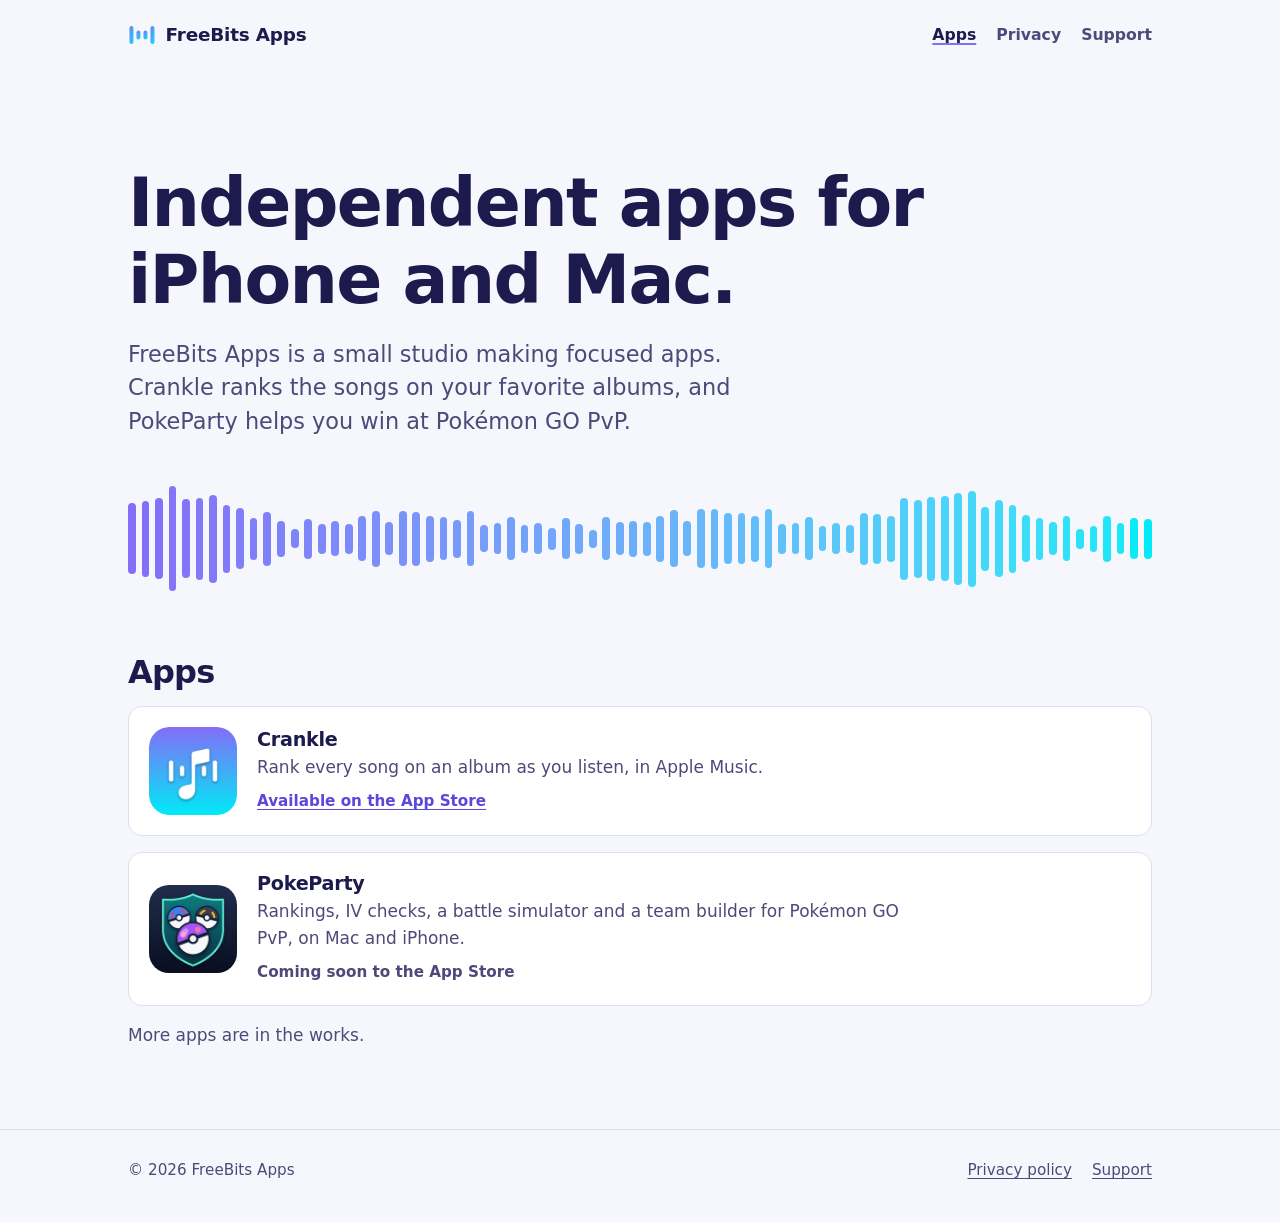
<file: index.html>
<!doctype html>
<html lang="en">
<head>
  <meta charset="utf-8">
  <meta name="viewport" content="width=device-width, initial-scale=1">
  <title>FreeBits Apps</title>
  <meta name="description" content="FreeBits Apps is an independent studio making iPhone and Mac apps. Our apps include Crankle, which ranks the songs on an album as you listen, and PokeParty, a Pokémon GO PvP companion.">
  <meta name="theme-color" content="#846ef8">
  <link rel="icon" type="image/svg+xml" href="assets/icon.svg">
  <link rel="icon" type="image/png" sizes="32x32" href="assets/favicon-32.png">
  <link rel="apple-touch-icon" href="assets/apple-touch-icon.png">
  <link rel="stylesheet" href="assets/style.css">
</head>
<body>
  <header class="site-header">
    <div class="wrap">
      <a class="brand" href="./">
        <svg viewBox="0 0 27 20" aria-hidden="true"><defs><linearGradient id="bm" x1="0" y1="0" x2="1" y2="1"><stop offset="0" stop-color="#846ef8"/><stop offset="1" stop-color="#00ebf7"/></linearGradient></defs><rect x="1" y="1" width="4" height="18" rx="2" fill="url(#bm)"/><rect x="8" y="5.5" width="4" height="9" rx="2" fill="url(#bm)"/><rect x="15" y="5.5" width="4" height="9" rx="2" fill="url(#bm)"/><rect x="22" y="1" width="4" height="18" rx="2" fill="url(#bm)"/></svg>
        FreeBits Apps
      </a>
      <nav class="site-nav" aria-label="Main">
        <a href="./" aria-current="page">Apps</a>
        <a href="privacy/">Privacy</a>
        <a href="support/">Support</a>
      </nav>
    </div>
  </header>

  <main>
    <div class="wrap">
      <section class="hero">
        <h1>Independent apps for iPhone and Mac.</h1>
        <p class="lede">FreeBits Apps is a small studio making focused apps. Crankle ranks the songs on your favorite albums, and PokeParty helps you win at Pokémon GO PvP.</p>
        <div class="wave" aria-hidden="true">
          <i style="--h:71px;--t:0;--n:0"></i>
          <i style="--h:76px;--t:1;--n:1"></i>
          <i style="--h:81px;--t:3;--n:2"></i>
          <i style="--h:105px;--t:4;--n:3"></i>
          <i style="--h:79px;--t:5;--n:4"></i>
          <i style="--h:82px;--t:7;--n:5"></i>
          <i style="--h:88px;--t:8;--n:6"></i>
          <i style="--h:68px;--t:9;--n:7"></i>
          <i style="--h:61px;--t:11;--n:8"></i>
          <i style="--h:42px;--t:12;--n:9"></i>
          <i style="--h:54px;--t:13;--n:10"></i>
          <i style="--h:36px;--t:15;--n:11"></i>
          <i style="--h:19px;--t:16;--n:12"></i>
          <i style="--h:40px;--t:17;--n:13"></i>
          <i style="--h:30px;--t:19;--n:14"></i>
          <i style="--h:35px;--t:20;--n:15"></i>
          <i style="--h:30px;--t:21;--n:16"></i>
          <i style="--h:45px;--t:23;--n:17"></i>
          <i style="--h:56px;--t:24;--n:18"></i>
          <i style="--h:33px;--t:25;--n:19"></i>
          <i style="--h:55px;--t:27;--n:20"></i>
          <i style="--h:54px;--t:28;--n:21"></i>
          <i style="--h:46px;--t:29;--n:22"></i>
          <i style="--h:43px;--t:31;--n:23"></i>
          <i style="--h:38px;--t:32;--n:24"></i>
          <i style="--h:55px;--t:33;--n:25"></i>
          <i style="--h:27px;--t:35;--n:26"></i>
          <i style="--h:31px;--t:36;--n:27"></i>
          <i style="--h:43px;--t:37;--n:28"></i>
          <i style="--h:28px;--t:39;--n:29"></i>
          <i style="--h:31px;--t:40;--n:30"></i>
          <i style="--h:22px;--t:41;--n:31"></i>
          <i style="--h:41px;--t:43;--n:32"></i>
          <i style="--h:30px;--t:44;--n:33"></i>
          <i style="--h:18px;--t:45;--n:34"></i>
          <i style="--h:43px;--t:47;--n:35"></i>
          <i style="--h:33px;--t:48;--n:36"></i>
          <i style="--h:36px;--t:49;--n:37"></i>
          <i style="--h:34px;--t:51;--n:38"></i>
          <i style="--h:46px;--t:52;--n:39"></i>
          <i style="--h:57px;--t:53;--n:40"></i>
          <i style="--h:35px;--t:55;--n:41"></i>
          <i style="--h:59px;--t:56;--n:42"></i>
          <i style="--h:60px;--t:57;--n:43"></i>
          <i style="--h:51px;--t:59;--n:44"></i>
          <i style="--h:51px;--t:60;--n:45"></i>
          <i style="--h:46px;--t:61;--n:46"></i>
          <i style="--h:59px;--t:63;--n:47"></i>
          <i style="--h:30px;--t:64;--n:48"></i>
          <i style="--h:31px;--t:65;--n:49"></i>
          <i style="--h:43px;--t:67;--n:50"></i>
          <i style="--h:25px;--t:68;--n:51"></i>
          <i style="--h:31px;--t:69;--n:52"></i>
          <i style="--h:28px;--t:71;--n:53"></i>
          <i style="--h:52px;--t:72;--n:54"></i>
          <i style="--h:50px;--t:73;--n:55"></i>
          <i style="--h:46px;--t:75;--n:56"></i>
          <i style="--h:82px;--t:76;--n:57"></i>
          <i style="--h:78px;--t:77;--n:58"></i>
          <i style="--h:84px;--t:79;--n:59"></i>
          <i style="--h:85px;--t:80;--n:60"></i>
          <i style="--h:92px;--t:81;--n:61"></i>
          <i style="--h:96px;--t:83;--n:62"></i>
          <i style="--h:64px;--t:84;--n:63"></i>
          <i style="--h:77px;--t:85;--n:64"></i>
          <i style="--h:68px;--t:87;--n:65"></i>
          <i style="--h:47px;--t:88;--n:66"></i>
          <i style="--h:42px;--t:89;--n:67"></i>
          <i style="--h:33px;--t:91;--n:68"></i>
          <i style="--h:45px;--t:92;--n:69"></i>
          <i style="--h:20px;--t:93;--n:70"></i>
          <i style="--h:26px;--t:95;--n:71"></i>
          <i style="--h:46px;--t:96;--n:72"></i>
          <i style="--h:31px;--t:97;--n:73"></i>
          <i style="--h:41px;--t:99;--n:74"></i>
          <i style="--h:40px;--t:100;--n:75"></i>
        </div>
      </section>

      <section id="apps" aria-labelledby="apps-title">
        <h2 id="apps-title">Apps</h2>
        <ul class="apps">
          <!-- To add a new app, copy this <li> and change the name, icon, text and link. -->
          <li class="app-row">
            <a href="crankle/" tabindex="-1" aria-hidden="true"><img src="assets/icon-192.png" width="192" height="192" alt=""></a>
            <div>
              <h3><a href="crankle/">Crankle</a></h3>
              <p>Rank every song on an album as you listen, in Apple Music.</p>
              <p class="status"><a href="https://apps.apple.com/us/app/crankle-album-ranker/id6823645500">Available on the App Store</a></p>
            </div>
          </li>
          <li class="app-row">
            <a href="pokeparty/" tabindex="-1" aria-hidden="true"><img src="assets/pokeparty-192.png" width="192" height="192" alt=""></a>
            <div>
              <h3><a href="pokeparty/">PokeParty</a></h3>
              <p>Rankings, IV checks, a battle simulator and a team builder for Pokémon GO PvP, on Mac and iPhone.</p>
              <p class="status">Coming soon to the App Store</p>
            </div>
          </li>
        </ul>
        <p class="more">More apps are in the works.</p>
      </section>
    </div>
  </main>

  <footer class="site-footer">
    <div class="wrap">
      <span>&copy; 2026 FreeBits Apps</span>
      <nav aria-label="Footer">
        <a href="privacy/">Privacy policy</a>
        <a href="support/">Support</a>
      </nav>
    </div>
  </footer>
</body>
</html>
</file>
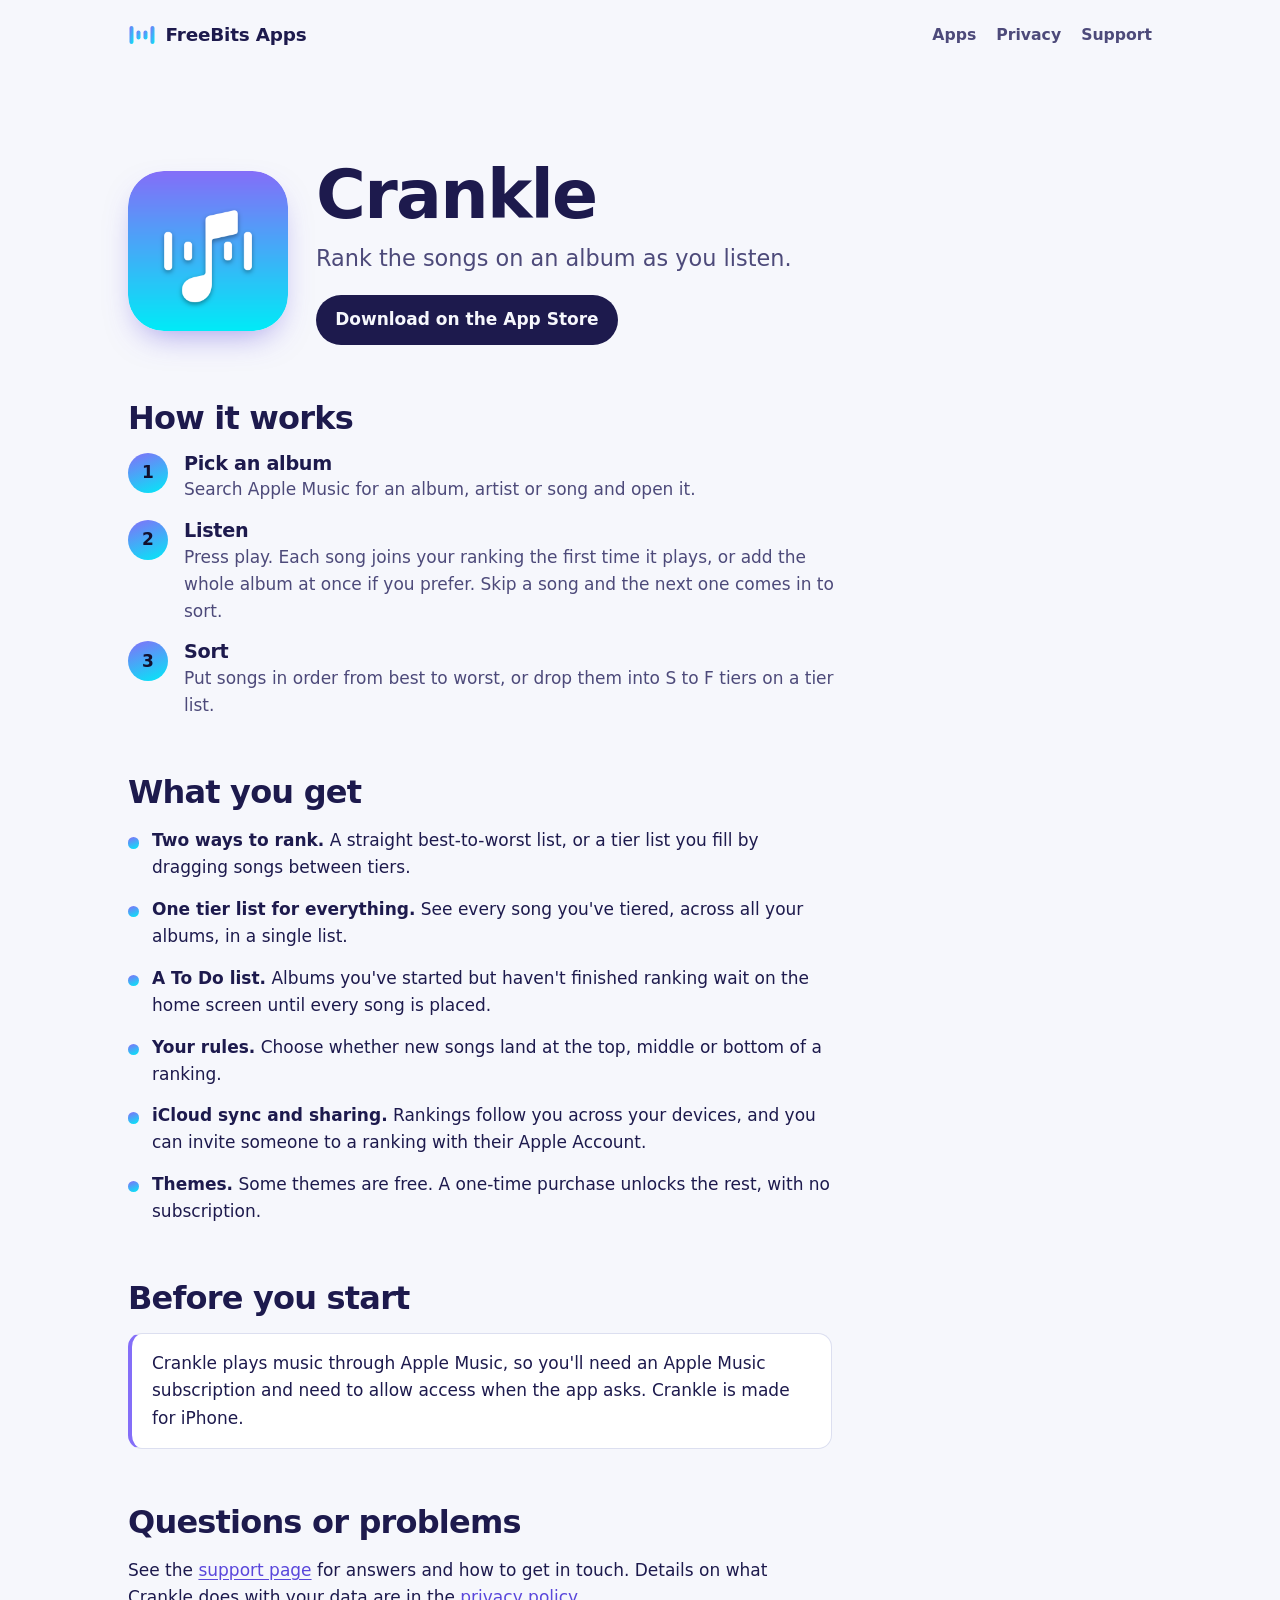
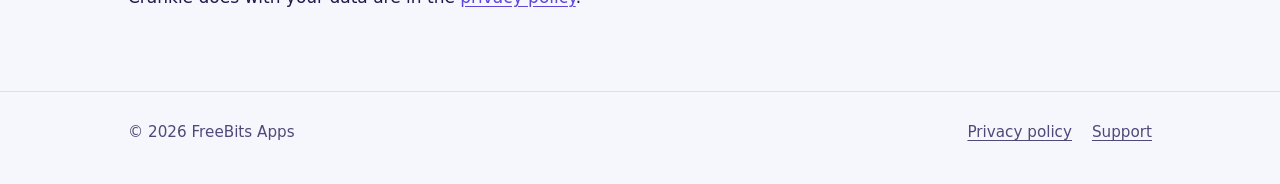
<file: crankle/index.html>
<!doctype html>
<html lang="en">
<head>
  <meta charset="utf-8">
  <meta name="viewport" content="width=device-width, initial-scale=1">
  <title>Crankle by FreeBits Apps</title>
  <meta name="description" content="Crankle is an iPhone app for ranking the songs on an album as you listen in Apple Music. Sort songs best to worst or into tiers, and sync with iCloud.">
  <meta name="theme-color" content="#846ef8">
  <link rel="icon" type="image/svg+xml" href="../assets/icon.svg">
  <link rel="icon" type="image/png" sizes="32x32" href="../assets/favicon-32.png">
  <link rel="apple-touch-icon" href="../assets/apple-touch-icon.png">
  <link rel="stylesheet" href="../assets/style.css">
</head>
<body>
  <header class="site-header">
    <div class="wrap">
      <a class="brand" href="../">
        <svg viewBox="0 0 27 20" aria-hidden="true"><defs><linearGradient id="bm" x1="0" y1="0" x2="1" y2="1"><stop offset="0" stop-color="#846ef8"/><stop offset="1" stop-color="#00ebf7"/></linearGradient></defs><rect x="1" y="1" width="4" height="18" rx="2" fill="url(#bm)"/><rect x="8" y="5.5" width="4" height="9" rx="2" fill="url(#bm)"/><rect x="15" y="5.5" width="4" height="9" rx="2" fill="url(#bm)"/><rect x="22" y="1" width="4" height="18" rx="2" fill="url(#bm)"/></svg>
        FreeBits Apps
      </a>
      <nav class="site-nav" aria-label="Main">
        <a href="../">Apps</a>
        <a href="../privacy/">Privacy</a>
        <a href="../support/">Support</a>
      </nav>
    </div>
  </header>

  <main>
    <div class="wrap">
      <section class="app-hero">
        <img src="../assets/icon-512.png" width="512" height="512" alt="Crankle app icon: a music note over sound bars on a purple-to-cyan gradient">
        <div>
          <h1>Crankle</h1>
          <p class="lede">Rank the songs on an album as you listen.</p>
          <a class="cta" href="https://apps.apple.com/us/app/crankle-album-ranker/id6823645500">Download on the App Store</a>
        </div>
      </section>

      <section aria-labelledby="how-title">
        <h2 id="how-title">How it works</h2>
        <ol class="steps">
          <li>
            <div>
              <h3>Pick an album</h3>
              <p>Search Apple Music for an album, artist or song and open it.</p>
            </div>
          </li>
          <li>
            <div>
              <h3>Listen</h3>
              <p>Press play. Each song joins your ranking the first time it plays, or add the whole album at once if you prefer. Skip a song and the next one comes in to sort.</p>
            </div>
          </li>
          <li>
            <div>
              <h3>Sort</h3>
              <p>Put songs in order from best to worst, or drop them into S to F tiers on a tier list.</p>
            </div>
          </li>
        </ol>
      </section>

      <section aria-labelledby="features-title">
        <h2 id="features-title">What you get</h2>
        <ul class="features">
          <li><strong>Two ways to rank.</strong> A straight best-to-worst list, or a tier list you fill by dragging songs between tiers.</li>
          <li><strong>One tier list for everything.</strong> See every song you've tiered, across all your albums, in a single list.</li>
          <li><strong>A To Do list.</strong> Albums you've started but haven't finished ranking wait on the home screen until every song is placed.</li>
          <li><strong>Your rules.</strong> Choose whether new songs land at the top, middle or bottom of a ranking.</li>
          <li><strong>iCloud sync and sharing.</strong> Rankings follow you across your devices, and you can invite someone to a ranking with their Apple Account.</li>
          <li><strong>Themes.</strong> Some themes are free. A one-time purchase unlocks the rest, with no subscription.</li>
        </ul>
      </section>

      <section aria-labelledby="need-title">
        <h2 id="need-title">Before you start</h2>
        <div class="callout">
          <p>Crankle plays music through Apple Music, so you'll need an Apple Music subscription and need to allow access when the app asks. Crankle is made for iPhone.</p>
        </div>
      </section>

      <section aria-labelledby="help-title">
        <h2 id="help-title">Questions or problems</h2>
        <p>See the <a href="../support/">support page</a> for answers and how to get in touch. Details on what Crankle does with your data are in the <a href="../privacy/">privacy policy</a>.</p>
      </section>
    </div>
  </main>

  <footer class="site-footer">
    <div class="wrap">
      <span>&copy; 2026 FreeBits Apps</span>
      <nav aria-label="Footer">
        <a href="../privacy/">Privacy policy</a>
        <a href="../support/">Support</a>
      </nav>
    </div>
  </footer>
</body>
</html>
</file>
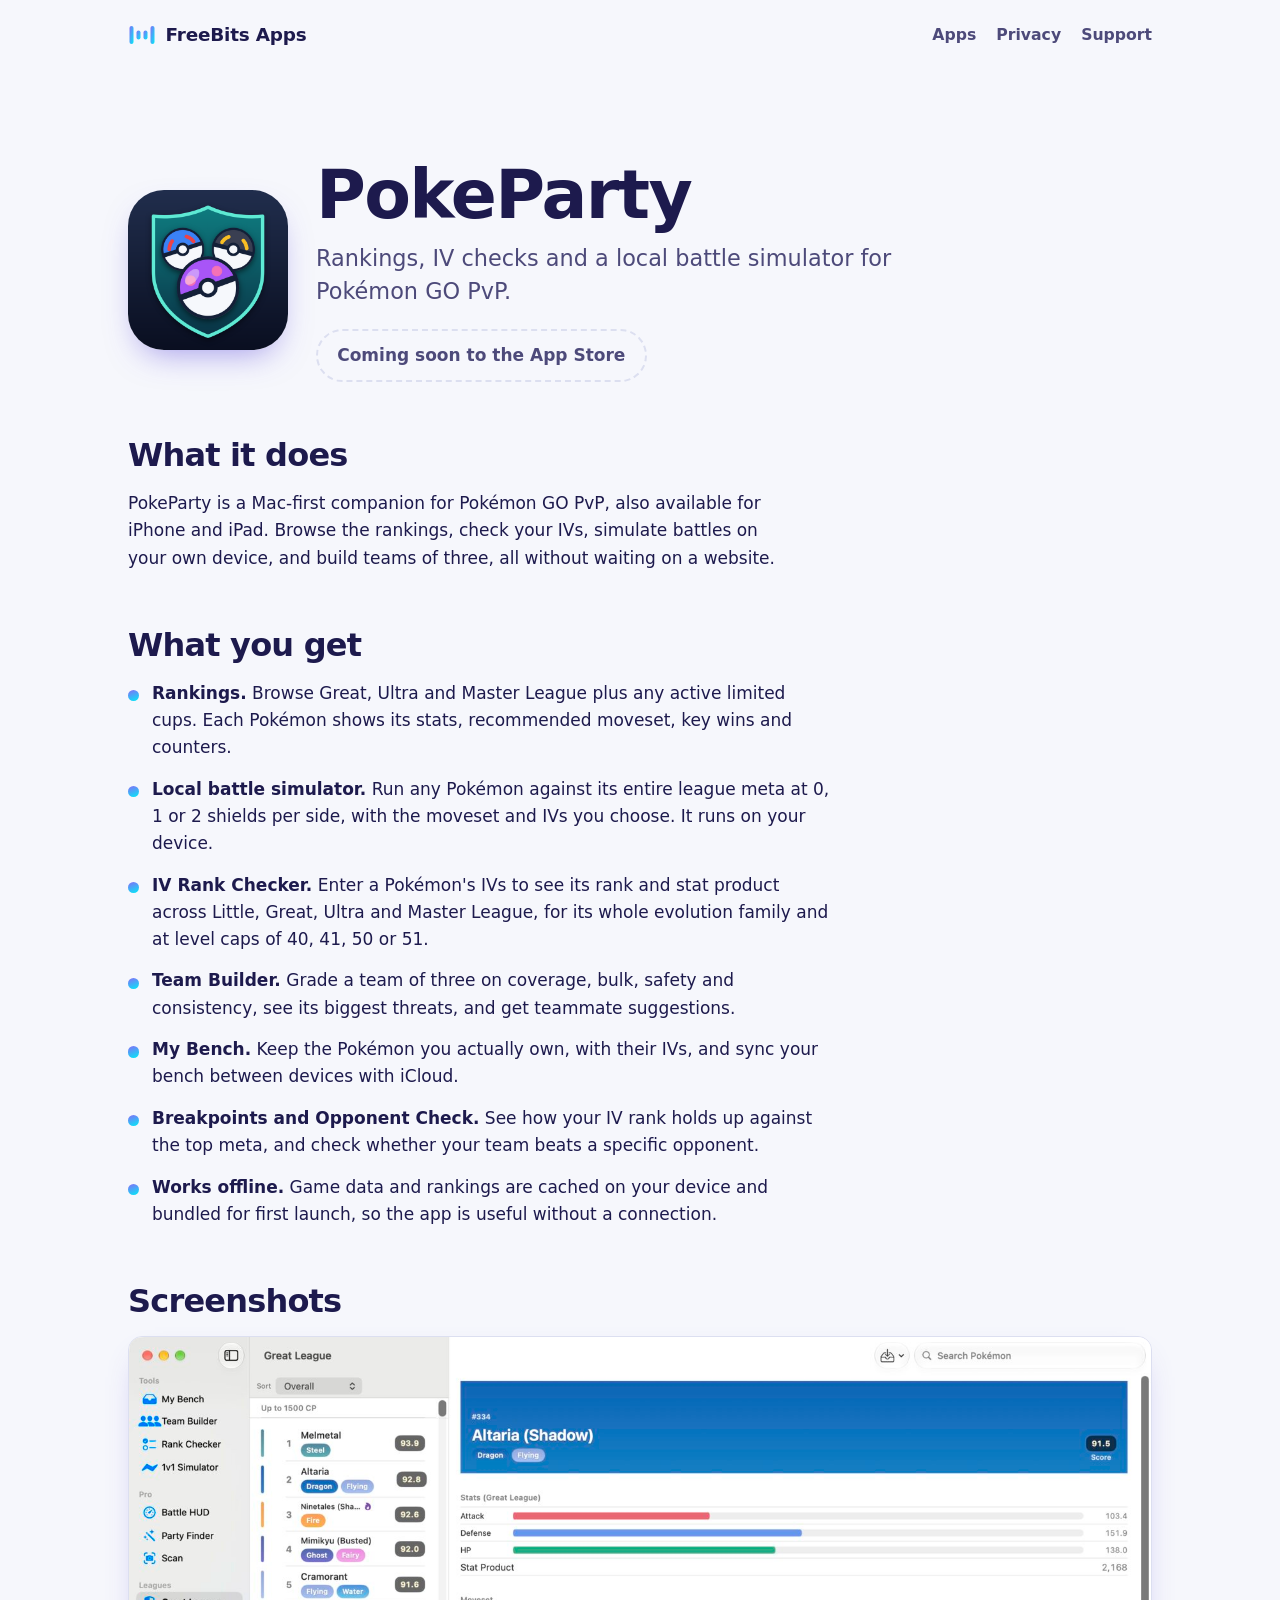
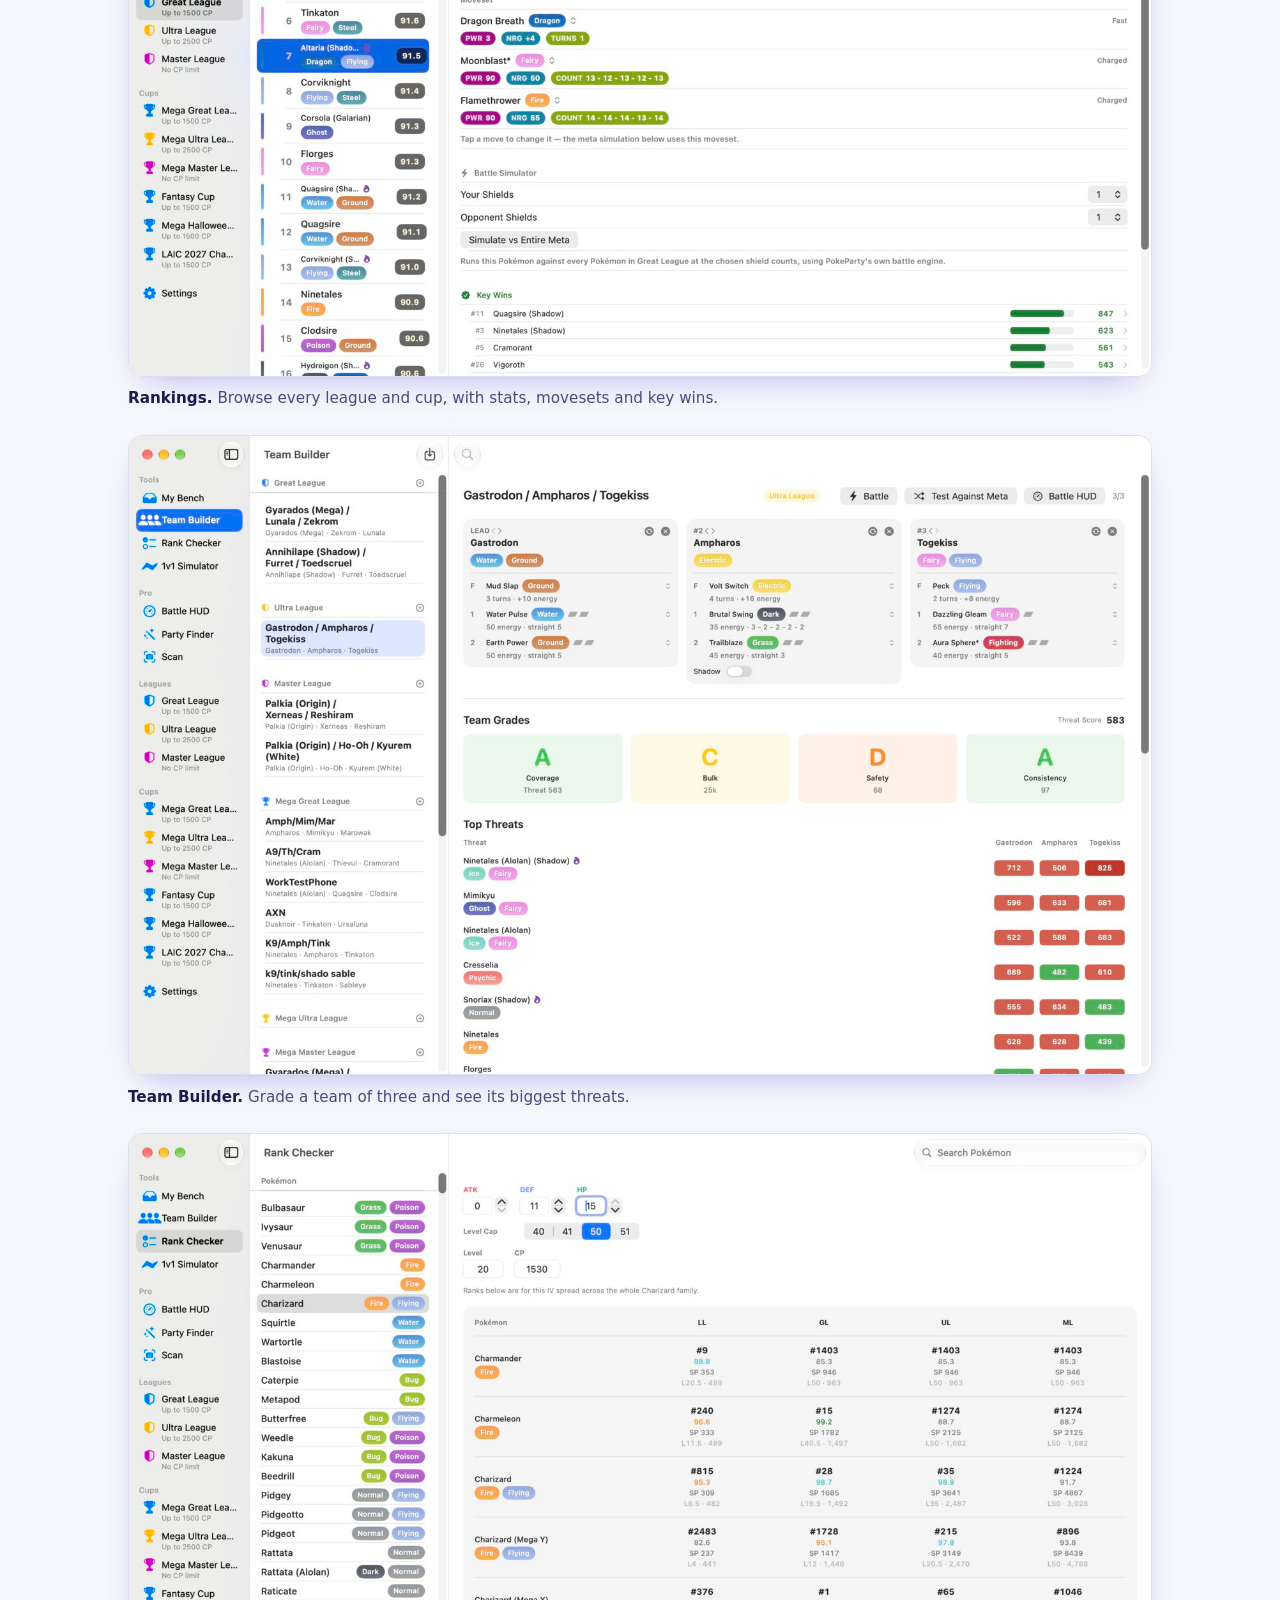
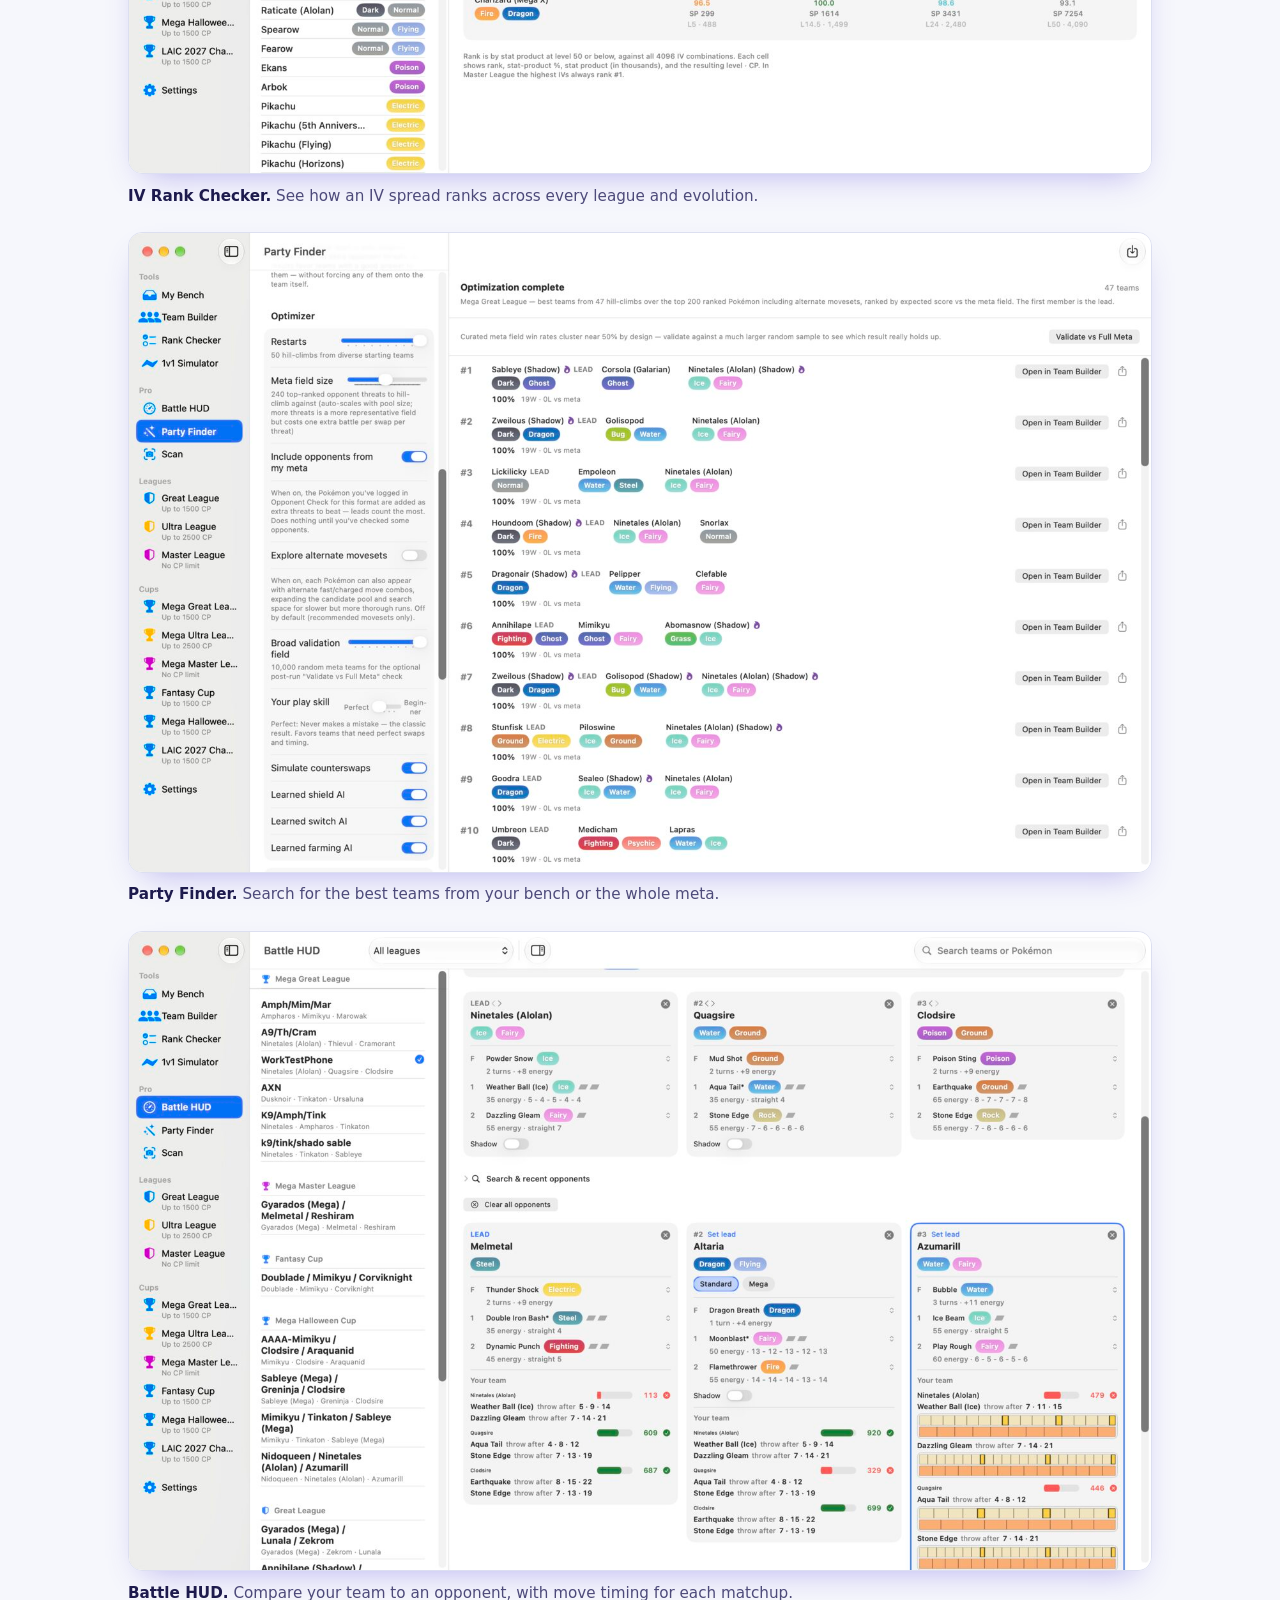
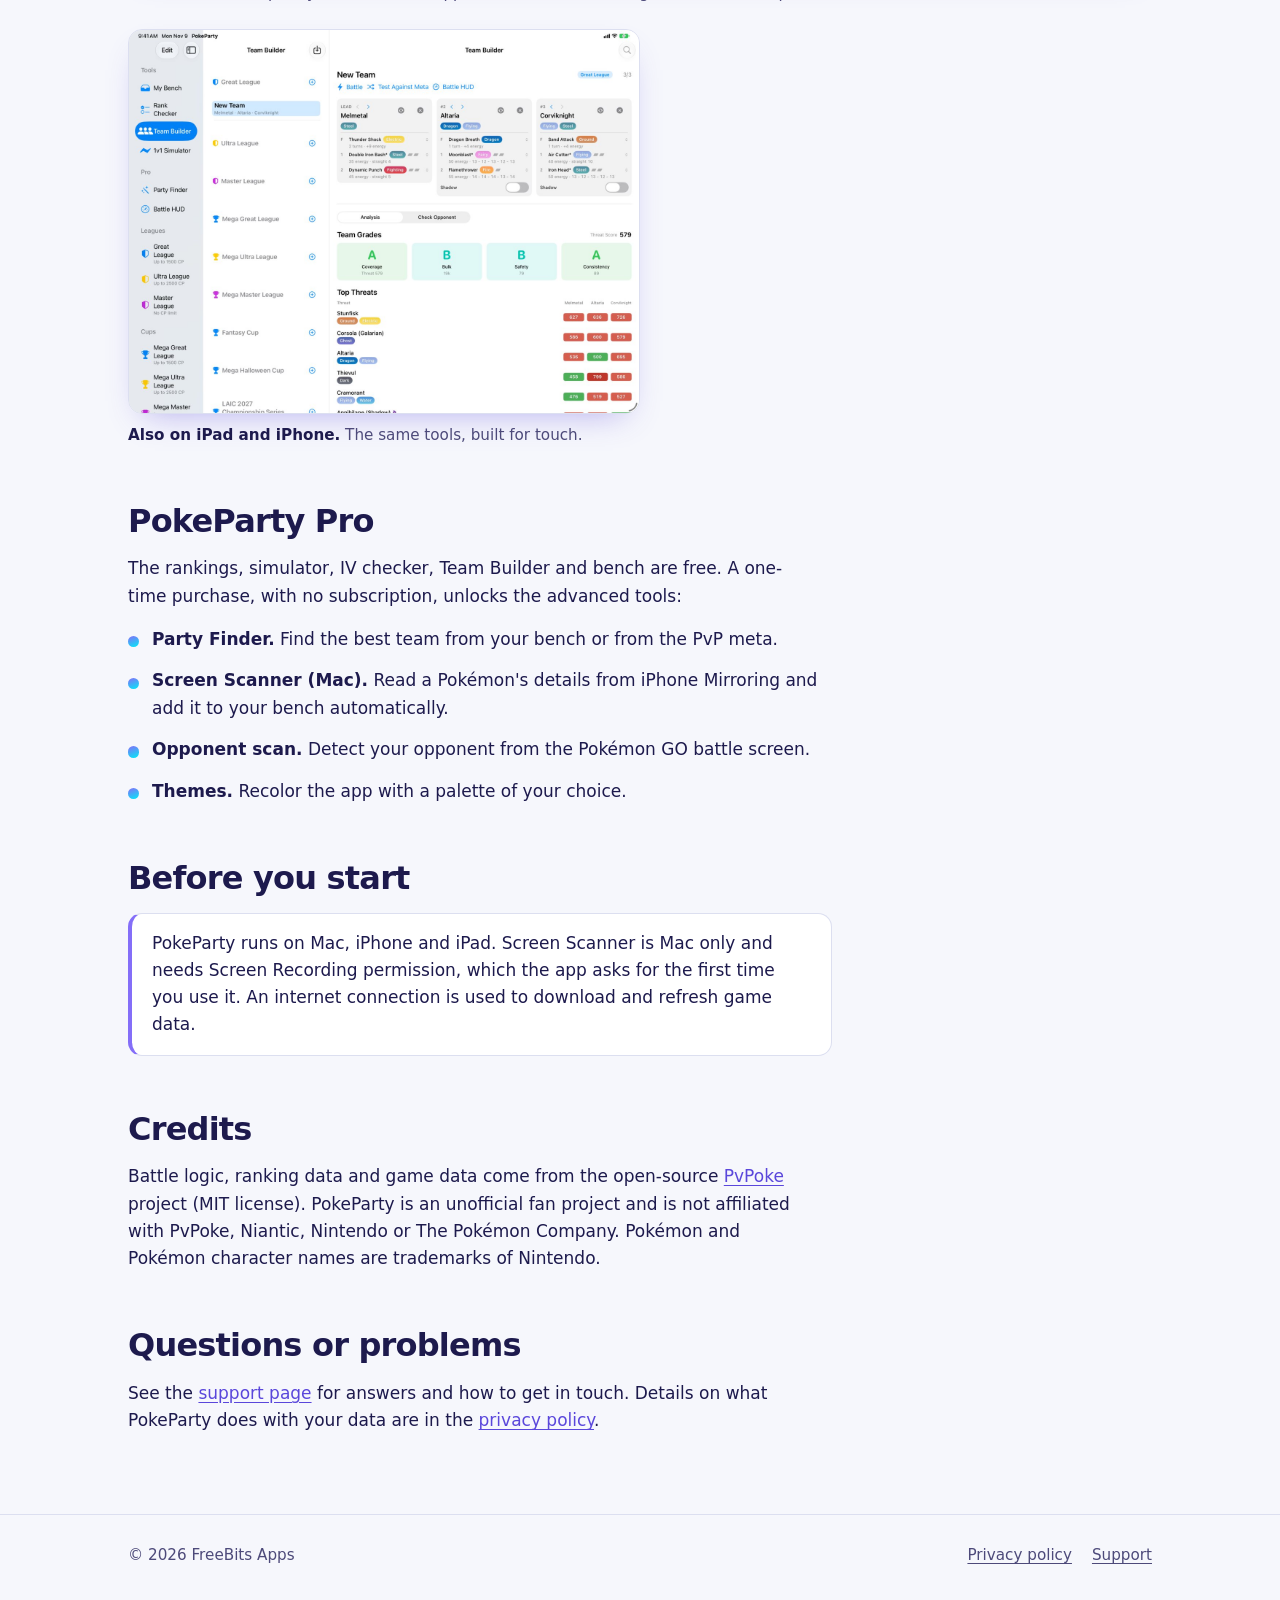
<file: pokeparty/index.html>
<!doctype html>
<html lang="en">
<head>
  <meta charset="utf-8">
  <meta name="viewport" content="width=device-width, initial-scale=1">
  <title>PokeParty by FreeBits Apps</title>
  <meta name="description" content="PokeParty is a Pokémon GO PvP companion for Mac and iPhone: rankings, a local battle simulator, IV rank checker, team builder and Party Finder.">
  <meta name="theme-color" content="#846ef8">
  <link rel="icon" type="image/svg+xml" href="../assets/icon.svg">
  <link rel="icon" type="image/png" sizes="32x32" href="../assets/favicon-32.png">
  <link rel="apple-touch-icon" href="../assets/apple-touch-icon.png">
  <link rel="stylesheet" href="../assets/style.css">
</head>
<body>
  <header class="site-header">
    <div class="wrap">
      <a class="brand" href="../">
        <svg viewBox="0 0 27 20" aria-hidden="true"><defs><linearGradient id="bm" x1="0" y1="0" x2="1" y2="1"><stop offset="0" stop-color="#846ef8"/><stop offset="1" stop-color="#00ebf7"/></linearGradient></defs><rect x="1" y="1" width="4" height="18" rx="2" fill="url(#bm)"/><rect x="8" y="5.5" width="4" height="9" rx="2" fill="url(#bm)"/><rect x="15" y="5.5" width="4" height="9" rx="2" fill="url(#bm)"/><rect x="22" y="1" width="4" height="18" rx="2" fill="url(#bm)"/></svg>
        FreeBits Apps
      </a>
      <nav class="site-nav" aria-label="Main">
        <a href="../">Apps</a>
        <a href="../privacy/">Privacy</a>
        <a href="../support/">Support</a>
      </nav>
    </div>
  </header>

  <main>
    <div class="wrap">
      <section class="app-hero">
        <img src="../assets/pokeparty-512.png" width="512" height="512" alt="PokeParty app icon">
        <div>
          <h1>PokeParty</h1>
          <p class="lede">Rankings, IV checks and a local battle simulator for Pokémon GO PvP.</p>
          <!-- When PokeParty is live, replace this with: <a class="cta" href="YOUR APP STORE LINK">Download on the App Store</a> -->
          <span class="cta" aria-disabled="true">Coming soon to the App Store</span>
        </div>
      </section>

      <section aria-labelledby="what-title">
        <h2 id="what-title">What it does</h2>
        <p>PokeParty is a Mac-first companion for Pokémon GO PvP, also available for iPhone and iPad. Browse the rankings, check your IVs, simulate battles on your own device, and build teams of three, all without waiting on a website.</p>
      </section>

      <section aria-labelledby="features-title">
        <h2 id="features-title">What you get</h2>
        <ul class="features">
          <li><strong>Rankings.</strong> Browse Great, Ultra and Master League plus any active limited cups. Each Pokémon shows its stats, recommended moveset, key wins and counters.</li>
          <li><strong>Local battle simulator.</strong> Run any Pokémon against its entire league meta at 0, 1 or 2 shields per side, with the moveset and IVs you choose. It runs on your device.</li>
          <li><strong>IV Rank Checker.</strong> Enter a Pokémon's IVs to see its rank and stat product across Little, Great, Ultra and Master League, for its whole evolution family and at level caps of 40, 41, 50 or 51.</li>
          <li><strong>Team Builder.</strong> Grade a team of three on coverage, bulk, safety and consistency, see its biggest threats, and get teammate suggestions.</li>
          <li><strong>My Bench.</strong> Keep the Pokémon you actually own, with their IVs, and sync your bench between devices with iCloud.</li>
          <li><strong>Breakpoints and Opponent Check.</strong> See how your IV rank holds up against the top meta, and check whether your team beats a specific opponent.</li>
          <li><strong>Works offline.</strong> Game data and rankings are cached on your device and bundled for first launch, so the app is useful without a connection.</li>
        </ul>
      </section>

      <section aria-labelledby="shots-title">
        <h2 id="shots-title">Screenshots</h2>
        <ul class="shots">
          <li><figure>
            <a href="../assets/pokeparty/mac-rankings.jpg"><img src="../assets/pokeparty/mac-rankings.jpg" width="1600" height="1000" alt="PokeParty on Mac showing Great League rankings and a Pokémon detail view with stats, moveset and key wins" loading="lazy"></a>
            <figcaption><strong>Rankings.</strong> Browse every league and cup, with stats, movesets and key wins.</figcaption>
          </figure></li>
          <li><figure>
            <a href="../assets/pokeparty/mac-team-builder.jpg"><img src="../assets/pokeparty/mac-team-builder.jpg" width="1600" height="1000" alt="PokeParty Team Builder on Mac with team grades for coverage, bulk, safety and consistency, and a list of top threats" loading="lazy"></a>
            <figcaption><strong>Team Builder.</strong> Grade a team of three and see its biggest threats.</figcaption>
          </figure></li>
          <li><figure>
            <a href="../assets/pokeparty/mac-rank-checker.jpg"><img src="../assets/pokeparty/mac-rank-checker.jpg" width="1600" height="1000" alt="PokeParty IV Rank Checker on Mac showing ranks across Little, Great, Ultra and Master League for a Charmander family" loading="lazy"></a>
            <figcaption><strong>IV Rank Checker.</strong> See how an IV spread ranks across every league and evolution.</figcaption>
          </figure></li>
          <li><figure>
            <a href="../assets/pokeparty/mac-party-finder.jpg"><img src="../assets/pokeparty/mac-party-finder.jpg" width="1600" height="1000" alt="PokeParty Party Finder on Mac listing optimized teams ranked by win rate against the meta" loading="lazy"></a>
            <figcaption><strong>Party Finder.</strong> Search for the best teams from your bench or the whole meta.</figcaption>
          </figure></li>
          <li><figure>
            <a href="../assets/pokeparty/mac-battle-hud.jpg"><img src="../assets/pokeparty/mac-battle-hud.jpg" width="1600" height="1000" alt="PokeParty Battle HUD on Mac showing your team against an opponent team with recommended charged move timing" loading="lazy"></a>
            <figcaption><strong>Battle HUD.</strong> Compare your team to an opponent, with move timing for each matchup.</figcaption>
          </figure></li>
          <li><figure class="shot-ipad">
            <a href="../assets/pokeparty/ipad-team-builder.jpg"><img src="../assets/pokeparty/ipad-team-builder.jpg" width="1400" height="1050" alt="PokeParty Team Builder on iPad" loading="lazy"></a>
            <figcaption><strong>Also on iPad and iPhone.</strong> The same tools, built for touch.</figcaption>
          </figure></li>
        </ul>
      </section>

      <section aria-labelledby="pro-title">
        <h2 id="pro-title">PokeParty Pro</h2>
        <p>The rankings, simulator, IV checker, Team Builder and bench are free. A one-time purchase, with no subscription, unlocks the advanced tools:</p>
        <ul class="features">
          <li><strong>Party Finder.</strong> Find the best team from your bench or from the PvP meta.</li>
          <li><strong>Screen Scanner (Mac).</strong> Read a Pokémon's details from iPhone Mirroring and add it to your bench automatically.</li>
          <li><strong>Opponent scan.</strong> Detect your opponent from the Pokémon GO battle screen.</li>
          <li><strong>Themes.</strong> Recolor the app with a palette of your choice.</li>
        </ul>
      </section>

      <section aria-labelledby="need-title">
        <h2 id="need-title">Before you start</h2>
        <div class="callout">
          <p>PokeParty runs on Mac, iPhone and iPad. Screen Scanner is Mac only and needs Screen Recording permission, which the app asks for the first time you use it. An internet connection is used to download and refresh game data.</p>
        </div>
      </section>

      <section aria-labelledby="credits-title">
        <h2 id="credits-title">Credits</h2>
        <p>Battle logic, ranking data and game data come from the open-source <a href="https://github.com/pvpoke/pvpoke">PvPoke</a> project (MIT license). PokeParty is an unofficial fan project and is not affiliated with PvPoke, Niantic, Nintendo or The Pokémon Company. Pokémon and Pokémon character names are trademarks of Nintendo.</p>
      </section>

      <section aria-labelledby="help-title">
        <h2 id="help-title">Questions or problems</h2>
        <p>See the <a href="../support/">support page</a> for answers and how to get in touch. Details on what PokeParty does with your data are in the <a href="../privacy/">privacy policy</a>.</p>
      </section>
    </div>
  </main>


  <footer class="site-footer">
    <div class="wrap">
      <span>&copy; 2026 FreeBits Apps</span>
      <nav aria-label="Footer">
        <a href="../privacy/">Privacy policy</a>
        <a href="../support/">Support</a>
      </nav>
    </div>
  </footer>
</body>
</html>
</file>
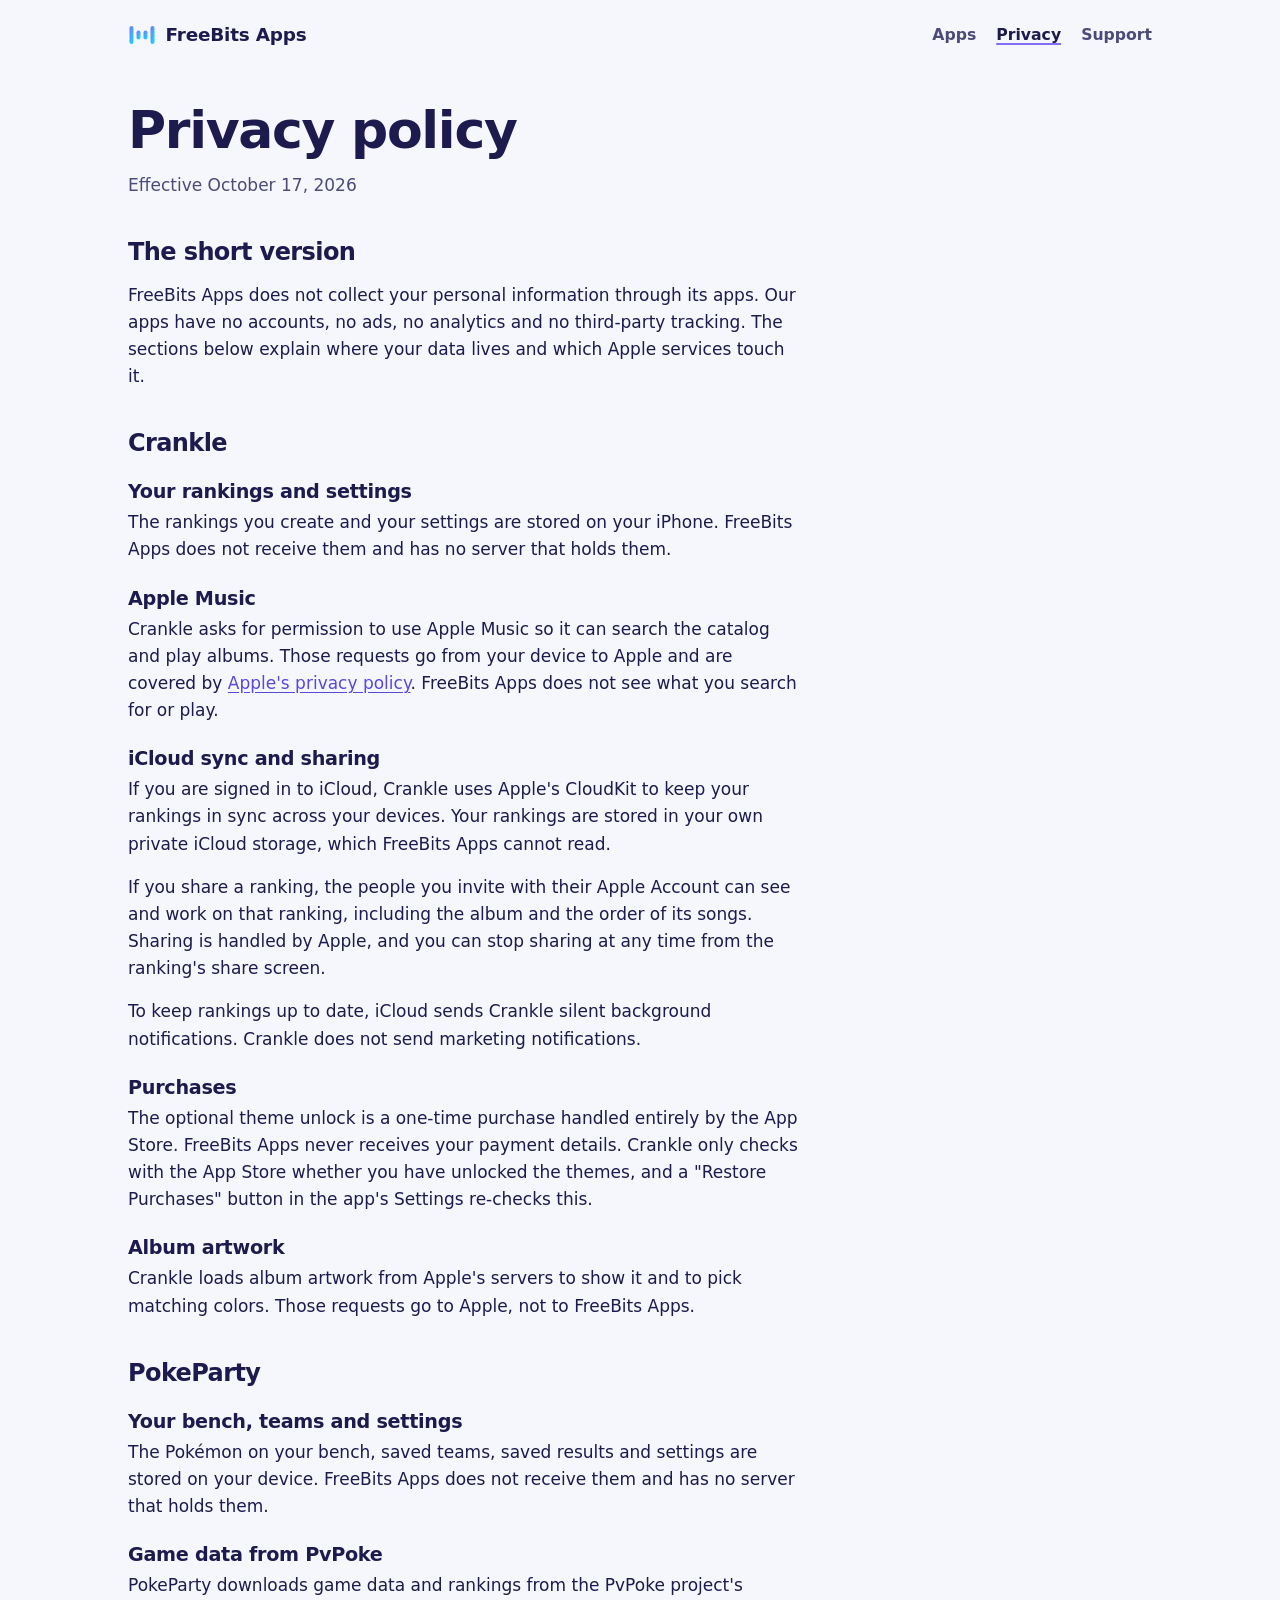
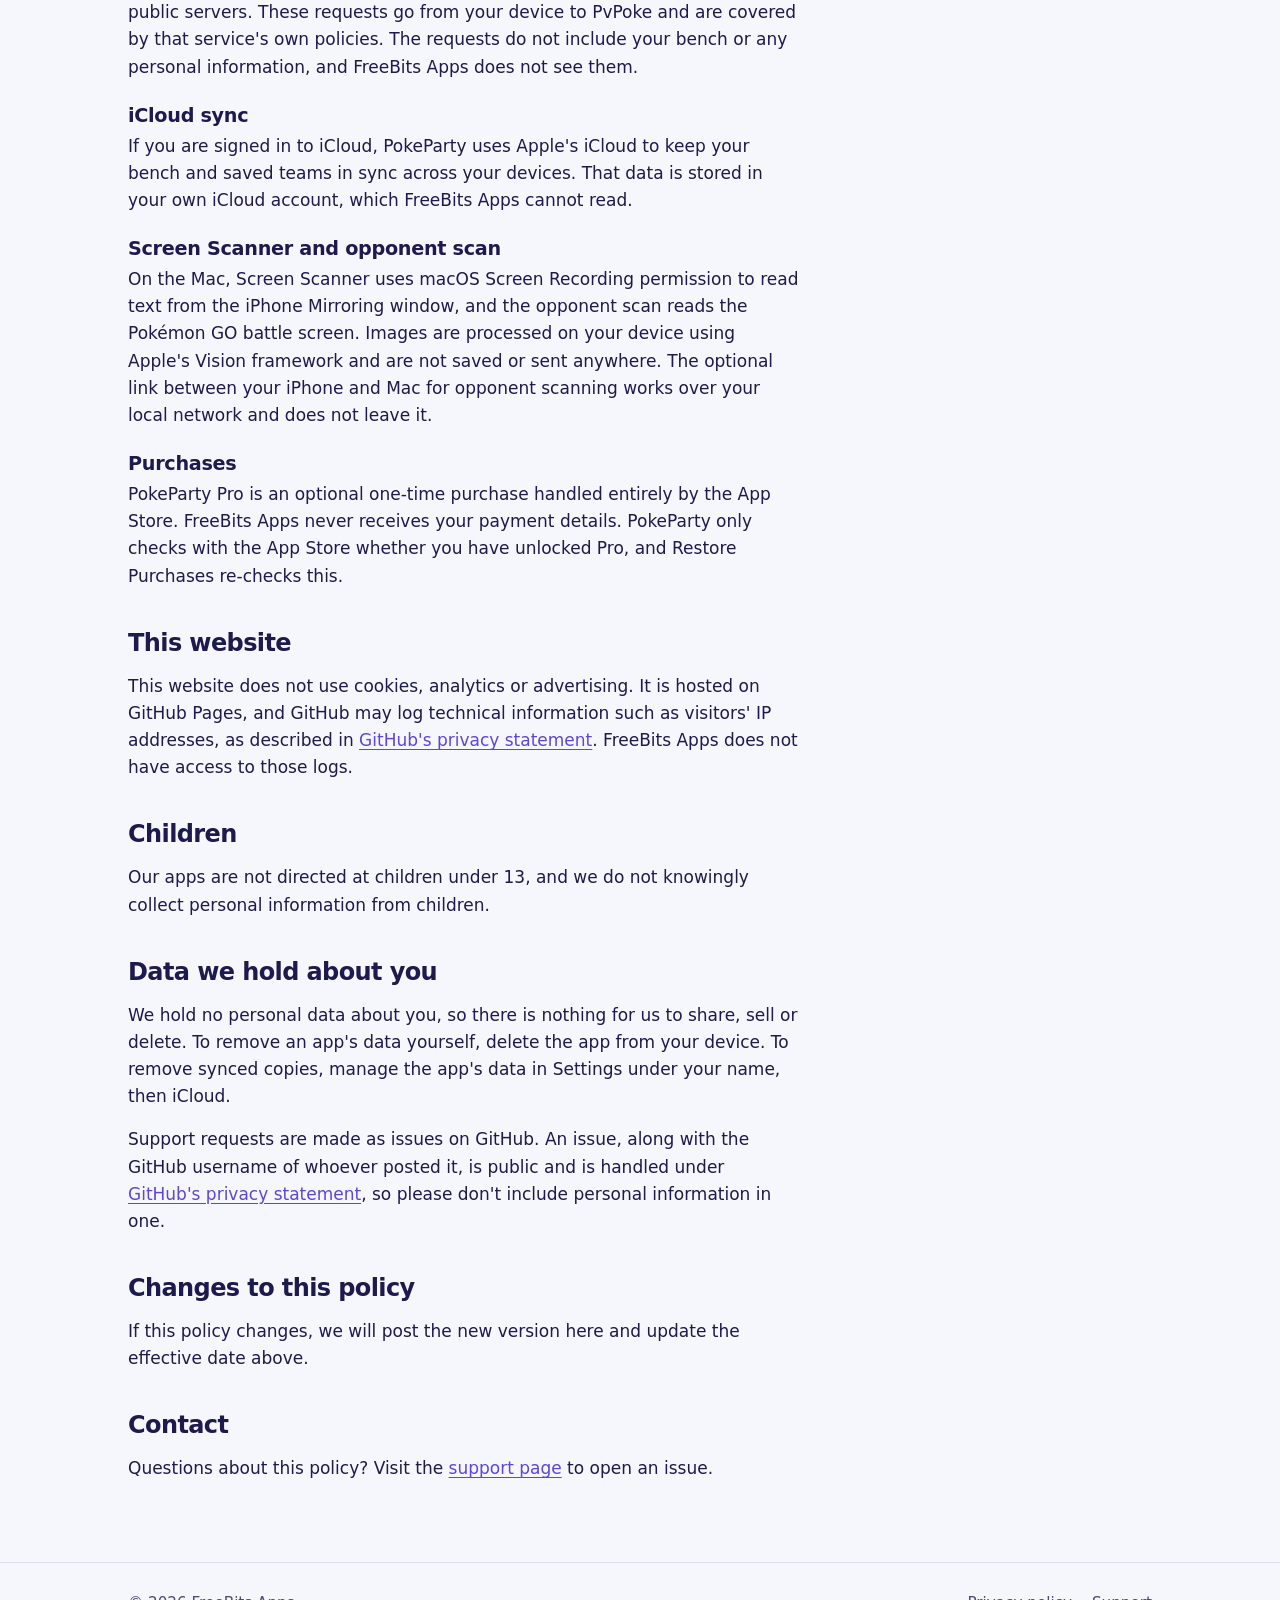
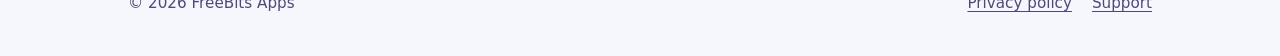
<file: privacy/index.html>
<!doctype html>
<html lang="en">
<head>
  <meta charset="utf-8">
  <meta name="viewport" content="width=device-width, initial-scale=1">
  <title>Privacy policy | FreeBits Apps</title>
  <meta name="description" content="How FreeBits Apps and the Crankle app handle your data.">
  <meta name="theme-color" content="#846ef8">
  <link rel="icon" type="image/svg+xml" href="../assets/icon.svg">
  <link rel="icon" type="image/png" sizes="32x32" href="../assets/favicon-32.png">
  <link rel="apple-touch-icon" href="../assets/apple-touch-icon.png">
  <link rel="stylesheet" href="../assets/style.css">
</head>
<body>
  <header class="site-header">
    <div class="wrap">
      <a class="brand" href="../">
        <svg viewBox="0 0 27 20" aria-hidden="true"><defs><linearGradient id="bm" x1="0" y1="0" x2="1" y2="1"><stop offset="0" stop-color="#846ef8"/><stop offset="1" stop-color="#00ebf7"/></linearGradient></defs><rect x="1" y="1" width="4" height="18" rx="2" fill="url(#bm)"/><rect x="8" y="5.5" width="4" height="9" rx="2" fill="url(#bm)"/><rect x="15" y="5.5" width="4" height="9" rx="2" fill="url(#bm)"/><rect x="22" y="1" width="4" height="18" rx="2" fill="url(#bm)"/></svg>
        FreeBits Apps
      </a>
      <nav class="site-nav" aria-label="Main">
        <a href="../">Apps</a>
        <a href="../privacy/" aria-current="page">Privacy</a>
        <a href="../support/">Support</a>
      </nav>
    </div>
  </header>

  <main>
    <div class="wrap prose">
      <h1>Privacy policy</h1>
      <p class="meta">Effective October 17, 2026</p>

      <h2>The short version</h2>
      <p>FreeBits Apps does not collect your personal information through its apps. Our apps have no accounts, no ads, no analytics and no third-party tracking. The sections below explain where your data lives and which Apple services touch it.</p>

      <h2>Crankle</h2>

      <h3>Your rankings and settings</h3>
      <p>The rankings you create and your settings are stored on your iPhone. FreeBits Apps does not receive them and has no server that holds them.</p>

      <h3>Apple Music</h3>
      <p>Crankle asks for permission to use Apple Music so it can search the catalog and play albums. Those requests go from your device to Apple and are covered by <a href="https://www.apple.com/legal/privacy/">Apple's privacy policy</a>. FreeBits Apps does not see what you search for or play.</p>

      <h3>iCloud sync and sharing</h3>
      <p>If you are signed in to iCloud, Crankle uses Apple's CloudKit to keep your rankings in sync across your devices. Your rankings are stored in your own private iCloud storage, which FreeBits Apps cannot read.</p>
      <p>If you share a ranking, the people you invite with their Apple Account can see and work on that ranking, including the album and the order of its songs. Sharing is handled by Apple, and you can stop sharing at any time from the ranking's share screen.</p>
      <p>To keep rankings up to date, iCloud sends Crankle silent background notifications. Crankle does not send marketing notifications.</p>

      <h3>Purchases</h3>
      <p>The optional theme unlock is a one-time purchase handled entirely by the App Store. FreeBits Apps never receives your payment details. Crankle only checks with the App Store whether you have unlocked the themes, and a "Restore Purchases" button in the app's Settings re-checks this.</p>

      <h3>Album artwork</h3>
      <p>Crankle loads album artwork from Apple's servers to show it and to pick matching colors. Those requests go to Apple, not to FreeBits Apps.</p>

      <h2>PokeParty</h2>

      <h3>Your bench, teams and settings</h3>
      <p>The Pokémon on your bench, saved teams, saved results and settings are stored on your device. FreeBits Apps does not receive them and has no server that holds them.</p>

      <h3>Game data from PvPoke</h3>
      <p>PokeParty downloads game data and rankings from the PvPoke project's public servers. These requests go from your device to PvPoke and are covered by that service's own policies. The requests do not include your bench or any personal information, and FreeBits Apps does not see them.</p>

      <h3>iCloud sync</h3>
      <p>If you are signed in to iCloud, PokeParty uses Apple's iCloud to keep your bench and saved teams in sync across your devices. That data is stored in your own iCloud account, which FreeBits Apps cannot read.</p>

      <h3>Screen Scanner and opponent scan</h3>
      <p>On the Mac, Screen Scanner uses macOS Screen Recording permission to read text from the iPhone Mirroring window, and the opponent scan reads the Pokémon GO battle screen. Images are processed on your device using Apple's Vision framework and are not saved or sent anywhere. The optional link between your iPhone and Mac for opponent scanning works over your local network and does not leave it.</p>

      <h3>Purchases</h3>
      <p>PokeParty Pro is an optional one-time purchase handled entirely by the App Store. FreeBits Apps never receives your payment details. PokeParty only checks with the App Store whether you have unlocked Pro, and Restore Purchases re-checks this.</p>

      <h2>This website</h2>
      <p>This website does not use cookies, analytics or advertising. It is hosted on GitHub Pages, and GitHub may log technical information such as visitors' IP addresses, as described in <a href="https://docs.github.com/en/site-policy/privacy-policies/github-general-privacy-statement">GitHub's privacy statement</a>. FreeBits Apps does not have access to those logs.</p>

      <h2>Children</h2>
      <p>Our apps are not directed at children under 13, and we do not knowingly collect personal information from children.</p>

      <h2>Data we hold about you</h2>
      <p>We hold no personal data about you, so there is nothing for us to share, sell or delete. To remove an app's data yourself, delete the app from your device. To remove synced copies, manage the app's data in Settings under your name, then iCloud.</p>
      <p>Support requests are made as issues on GitHub. An issue, along with the GitHub username of whoever posted it, is public and is handled under <a href="https://docs.github.com/en/site-policy/privacy-policies/github-general-privacy-statement">GitHub's privacy statement</a>, so please don't include personal information in one.</p>

      <h2>Changes to this policy</h2>
      <p>If this policy changes, we will post the new version here and update the effective date above.</p>

      <h2>Contact</h2>
      <p>Questions about this policy? Visit the <a href="../support/">support page</a> to open an issue.</p>
    </div>
  </main>

  <footer class="site-footer">
    <div class="wrap">
      <span>&copy; 2026 FreeBits Apps</span>
      <nav aria-label="Footer">
        <a href="../privacy/">Privacy policy</a>
        <a href="../support/">Support</a>
      </nav>
    </div>
  </footer>
</body>
</html>
</file>
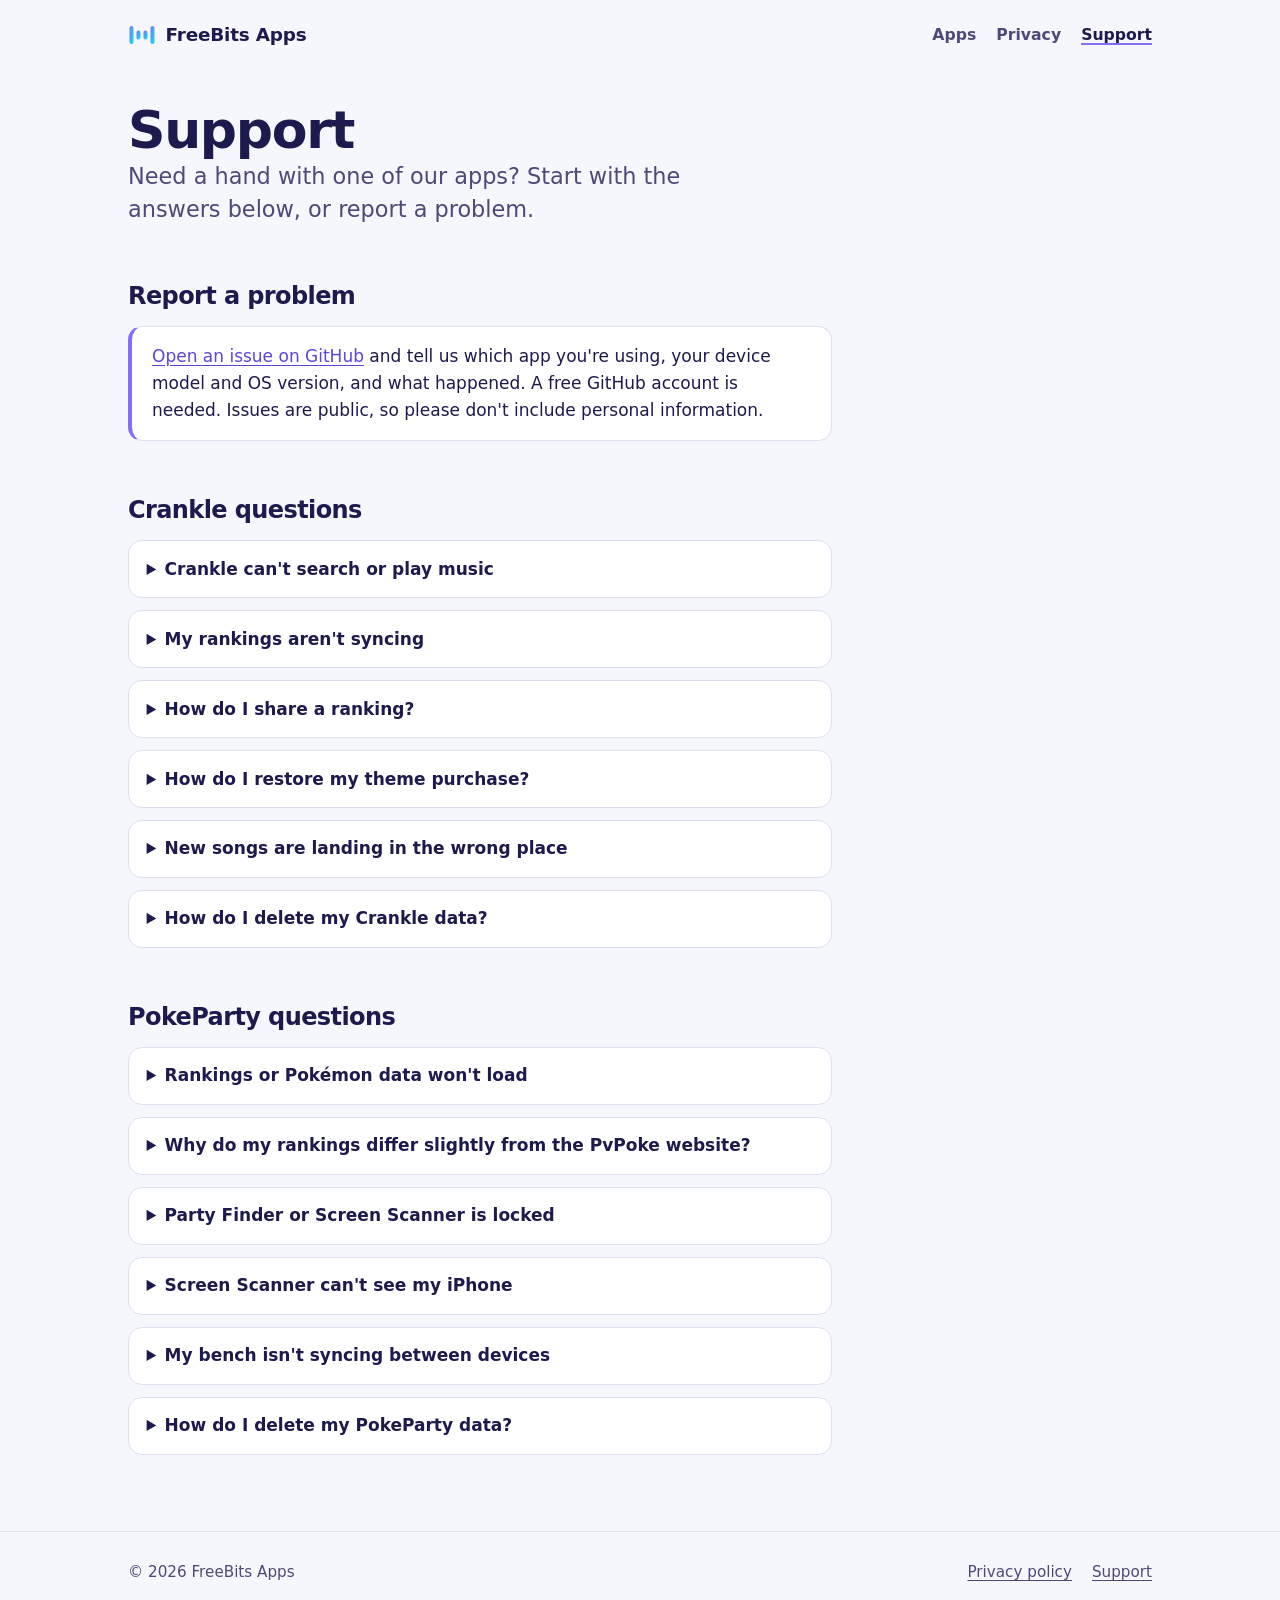
<file: support/index.html>
<!doctype html>
<html lang="en">
<head>
  <meta charset="utf-8">
  <meta name="viewport" content="width=device-width, initial-scale=1">
  <title>Support | FreeBits Apps</title>
  <meta name="description" content="Get help with FreeBits Apps, including answers to common Crankle and PokeParty questions and how to contact us.">
  <meta name="theme-color" content="#846ef8">
  <link rel="icon" type="image/svg+xml" href="../assets/icon.svg">
  <link rel="icon" type="image/png" sizes="32x32" href="../assets/favicon-32.png">
  <link rel="apple-touch-icon" href="../assets/apple-touch-icon.png">
  <link rel="stylesheet" href="../assets/style.css">
</head>
<body>
  <header class="site-header">
    <div class="wrap">
      <a class="brand" href="../">
        <svg viewBox="0 0 27 20" aria-hidden="true"><defs><linearGradient id="bm" x1="0" y1="0" x2="1" y2="1"><stop offset="0" stop-color="#846ef8"/><stop offset="1" stop-color="#00ebf7"/></linearGradient></defs><rect x="1" y="1" width="4" height="18" rx="2" fill="url(#bm)"/><rect x="8" y="5.5" width="4" height="9" rx="2" fill="url(#bm)"/><rect x="15" y="5.5" width="4" height="9" rx="2" fill="url(#bm)"/><rect x="22" y="1" width="4" height="18" rx="2" fill="url(#bm)"/></svg>
        FreeBits Apps
      </a>
      <nav class="site-nav" aria-label="Main">
        <a href="../">Apps</a>
        <a href="../privacy/">Privacy</a>
        <a href="../support/" aria-current="page">Support</a>
      </nav>
    </div>
  </header>

  <main>
    <div class="wrap prose">
      <h1>Support</h1>
      <p class="lede">Need a hand with one of our apps? Start with the answers below, or report a problem.</p>

      <section aria-labelledby="contact-title">
        <h2 id="contact-title">Report a problem</h2>
        <div class="callout">
          <p><a href="https://github.com/FreeBitsApps/freebitsapps/issues/new?title=%5BApp%20name%5D%20&body=%2A%2AApp%20and%20version%3A%2A%2A%0A%0A%2A%2AiPhone%20model%20and%20iOS%20version%3A%2A%2A%0A%0A%2A%2AWhat%20happened%3A%2A%2A%0A%0A%2A%2AWhat%20you%20expected%3A%2A%2A%0A%0A_Issues%20on%20GitHub%20are%20public.%20Please%20don%27t%20include%20personal%20information._">Open an issue on GitHub</a> and tell us which app you're using, your device model and OS version, and what happened. A free GitHub account is needed. Issues are public, so please don't include personal information.</p>
        </div>
      </section>

      <section aria-labelledby="crankle-title">
        <h2 id="crankle-title">Crankle questions</h2>

        <details>
          <summary>Crankle can't search or play music</summary>
          <p>Crankle needs access to Apple Music and an Apple Music subscription. Open Crankle's Settings and tap Allow Access under Apple Music. If you previously said no, open the iPhone Settings app, choose Crankle, and turn on Media &amp; Apple Music.</p>
        </details>

        <details>
          <summary>My rankings aren't syncing</summary>
          <p>Make sure you're signed in to iCloud on each device, then open Crankle's Settings and tap Sync Now under Sharing &amp; Sync. The same section shows the current iCloud status and any error.</p>
        </details>

        <details>
          <summary>How do I share a ranking?</summary>
          <p>Open the ranking and use its share option to invite someone with their Apple Account. They'll get an invitation they can accept in Crankle.</p>
        </details>

        <details>
          <summary>How do I restore my theme purchase?</summary>
          <p>Open Crankle's Settings and tap Restore Purchases. You need to be signed in with the same Apple Account you used to buy.</p>
        </details>

        <details>
          <summary>New songs are landing in the wrong place</summary>
          <p>In Crankle's Settings, under Ranking, choose whether songs are added one at a time as they play or all at once, and whether new songs go to the top, middle or bottom of the list. In tier lists, new songs start in the unplaced pool.</p>
        </details>

        <details>
          <summary>How do I delete my Crankle data?</summary>
          <p>Deleting the app removes the rankings stored on your iPhone. To remove synced copies, manage Crankle's data in the iPhone Settings app under your name, then iCloud. See the <a href="../privacy/">privacy policy</a> for more.</p>
        </details>
      </section>

      <section aria-labelledby="pokeparty-title">
        <h2 id="pokeparty-title">PokeParty questions</h2>

        <details>
          <summary>Rankings or Pokémon data won't load</summary>
          <p>PokeParty downloads game data and rankings from PvPoke the first time it runs and whenever they change. Check your internet connection, then open PokeParty's Settings and use the refresh button. Once data has loaded it is cached, so the app keeps working offline.</p>
        </details>

        <details>
          <summary>Why do my rankings differ slightly from the PvPoke website?</summary>
          <p>PokeParty runs its own port of PvPoke's battle engine on your device, so results are very close but not always identical. Rankings also change when PvPoke publishes new data, and PokeParty picks that up on its next refresh.</p>
        </details>

        <details>
          <summary>Party Finder or Screen Scanner is locked</summary>
          <p>Those tools are part of PokeParty Pro, a one-time purchase. If you already bought it, tap Restore Purchases on the Pro screen or in Settings. You need to be signed in with the same Apple Account you used to buy.</p>
        </details>

        <details>
          <summary>Screen Scanner can't see my iPhone</summary>
          <p>Screen Scanner works on the Mac with iPhone Mirroring open. Allow PokeParty under System Settings, then Privacy &amp; Security, then Screen Recording, and restart the app. Keep the Pokémon's detail screen visible in the mirrored window.</p>
        </details>

        <details>
          <summary>My bench isn't syncing between devices</summary>
          <p>Make sure you're signed in to iCloud on each device and that iCloud is turned on for PokeParty. Syncing can take a short while to appear on the other device.</p>
        </details>

        <details>
          <summary>How do I delete my PokeParty data?</summary>
          <p>Deleting the app removes the data stored on that device. To remove synced copies, manage PokeParty's data in System Settings or the iPhone Settings app under your name, then iCloud. See the <a href="../privacy/">privacy policy</a> for more.</p>
        </details>
      </section>
    </div>
  </main>

  <footer class="site-footer">
    <div class="wrap">
      <span>&copy; 2026 FreeBits Apps</span>
      <nav aria-label="Footer">
        <a href="../privacy/">Privacy policy</a>
        <a href="../support/">Support</a>
      </nav>
    </div>
  </footer>
</body>
</html>
</file>
<file: assets/style.css>
/* FreeBits Apps — shared styles. Colors come from the Crankle icon gradient. */
:root {
  --ink: #1d1a4d;
  --ink-soft: #4d4a7a;
  --paper: #f6f7fc;
  --surface: #ffffff;
  --line: #dcdff0;
  --violet: #846ef8;
  --aqua: #00ebf7;
  --link: #5a47db;
  --link-hover: #3f2fb8;
  --focus: #5a47db;
  --radius: 14px;
  --font: ui-rounded, "SF Pro Rounded", "Nunito", system-ui, -apple-system, "Segoe UI", Roboto, sans-serif;
}

@media (prefers-color-scheme: dark) {
  :root {
    --ink: #eceaff;
    --ink-soft: #b4b0e0;
    --paper: #12102e;
    --surface: #1c1946;
    --line: #2f2b68;
    --link: #a99dff;
    --link-hover: #cbc3ff;
    --focus: #a99dff;
  }
}

*, *::before, *::after { box-sizing: border-box; }

html { -webkit-text-size-adjust: 100%; }

body {
  margin: 0;
  background: var(--paper);
  color: var(--ink);
  font-family: var(--font);
  font-size: 1.0625rem;
  line-height: 1.6;
}

img, svg { max-width: 100%; display: block; }

a { color: var(--link); text-underline-offset: 0.18em; }
a:hover { color: var(--link-hover); }
:focus-visible { outline: 3px solid var(--focus); outline-offset: 3px; border-radius: 4px; }

.wrap { width: min(100% - 2.5rem, 64rem); margin-inline: auto; }

/* Header */
.site-header { padding-block: 1.25rem; }
.site-header .wrap { display: flex; align-items: center; justify-content: space-between; gap: 1rem; flex-wrap: wrap; }
.brand { display: inline-flex; align-items: center; gap: 0.6rem; color: var(--ink); text-decoration: none; font-weight: 800; font-size: 1.15rem; letter-spacing: -0.01em; }
.brand:hover { color: var(--ink); }
.brand svg { width: 1.75rem; height: 1.25rem; }
.site-nav { display: flex; gap: 1.25rem; }
.site-nav a { color: var(--ink-soft); text-decoration: none; font-weight: 600; font-size: 0.98rem; }
.site-nav a:hover, .site-nav a[aria-current="page"] { color: var(--ink); text-decoration: underline; text-decoration-thickness: 2px; text-decoration-color: var(--violet); }

/* Type */
h1, h2, h3 { line-height: 1.12; letter-spacing: -0.025em; margin: 0; }
h1 { font-size: clamp(2.5rem, 8vw, 4.25rem); font-weight: 800; }
h2 { font-size: clamp(1.5rem, 4vw, 2rem); font-weight: 800; margin-bottom: 1rem; }
h3 { font-size: 1.2rem; font-weight: 700; letter-spacing: -0.015em; }
p { margin: 0 0 1rem; max-width: 62ch; }
.lede { font-size: clamp(1.15rem, 2.6vw, 1.4rem); line-height: 1.5; color: var(--ink-soft); max-width: 40rem; }

main { padding-bottom: 4rem; }
section { margin-top: 3.5rem; }

/* Home hero: the waveform echoes the bars in the Crankle icon */
.hero { padding-top: 2.5rem; }
.hero .lede { margin-top: 1.25rem; }
.wave {
  margin-top: 2.5rem;
  height: 120px;
  display: flex;
  align-items: center;
  gap: 6px;
  overflow: hidden;
}
.wave i {
  flex: 1 1 0;
  max-width: 8px;
  height: var(--h);
  border-radius: 999px;
  background: color-mix(in oklab, var(--violet) calc(100% - var(--t) * 1%), var(--aqua));
  transform-origin: center;
  animation: rise 0.9s cubic-bezier(0.2, 0.8, 0.2, 1) both;
  animation-delay: calc(var(--n) * 16ms);
}
@keyframes rise { from { transform: scaleY(0.06); opacity: 0.3; } }

/* App list */
.apps { list-style: none; margin: 0; padding: 0; display: grid; gap: 1rem; }
.app-row {
  display: grid;
  grid-template-columns: 5.5rem 1fr;
  gap: 1.25rem;
  align-items: center;
  padding: 1.25rem;
  background: var(--surface);
  border: 1px solid var(--line);
  border-radius: var(--radius);
}
.app-row img { width: 5.5rem; height: 5.5rem; border-radius: 1.25rem; }
.app-row h3 { margin-bottom: 0.2rem; }
.app-row h3 a { color: var(--ink); text-decoration: none; }
.app-row h3 a:hover { text-decoration: underline; text-decoration-color: var(--violet); text-decoration-thickness: 2px; }
.app-row p { margin: 0 0 0.5rem; color: var(--ink-soft); }
.app-row .status { font-size: 0.95rem; font-weight: 600; margin: 0; }
.more { margin-top: 1rem; color: var(--ink-soft); }

/* App page */
.app-hero { display: grid; grid-template-columns: auto 1fr; gap: 1.75rem; align-items: center; padding-top: 2rem; }
.app-hero img { width: clamp(6.5rem, 24vw, 10rem); height: auto; aspect-ratio: 1; border-radius: 22.5%; box-shadow: 0 14px 32px -12px rgba(90, 71, 219, 0.55); }
.app-hero h1 { font-size: clamp(2.5rem, 9vw, 4.25rem); }
.app-hero .lede { margin: 0.5rem 0 0; }
.cta {
  display: inline-block;
  margin-top: 1.25rem;
  padding: 0.7rem 1.2rem;
  border-radius: 999px;
  background: var(--ink);
  color: var(--paper);
  font-weight: 700;
  text-decoration: none;
}
.cta:hover { color: var(--paper); background: var(--link-hover); }
.cta[aria-disabled="true"] { background: transparent; color: var(--ink-soft); border: 2px dashed var(--line); cursor: default; }

.steps { list-style: none; counter-reset: step; margin: 0; padding: 0; display: grid; gap: 1rem; }
.steps li { counter-increment: step; display: grid; grid-template-columns: 2.5rem 1fr; gap: 1rem; align-items: start; }
.steps li::before {
  content: counter(step);
  display: grid;
  place-items: center;
  width: 2.5rem;
  height: 2.5rem;
  border-radius: 999px;
  background: linear-gradient(160deg, var(--violet), var(--aqua));
  color: #12102e;
  font-weight: 800;
}
.steps h3 { margin-bottom: 0.15rem; }
.steps p { margin: 0; color: var(--ink-soft); }

.features { margin: 0; padding: 0; list-style: none; display: grid; gap: 0.9rem; max-width: 44rem; }
.features li { padding-left: 1.5rem; position: relative; }
.features li::before { content: ""; position: absolute; left: 0; top: 0.6em; width: 0.7rem; height: 0.7rem; border-radius: 999px; background: linear-gradient(160deg, var(--violet), var(--aqua)); }
.features strong { font-weight: 700; }

/* Prose pages */
.prose { padding-top: 2rem; }
.prose h1 { font-size: clamp(2.2rem, 7vw, 3.25rem); }
.prose .meta { color: var(--ink-soft); margin-top: 0.75rem; }
.prose h2 { margin-top: 2.5rem; font-size: 1.5rem; }
.prose h3 { margin: 1.5rem 0 0.4rem; }
.prose ul { padding-left: 1.25rem; max-width: 62ch; }
.prose li { margin-bottom: 0.4rem; }

details { background: var(--surface); border: 1px solid var(--line); border-radius: var(--radius); padding: 0.9rem 1.1rem; margin-bottom: 0.75rem; max-width: 44rem; }
summary { cursor: pointer; font-weight: 700; }
details[open] summary { margin-bottom: 0.6rem; }
details p { margin-bottom: 0.5rem; color: var(--ink-soft); }

.callout { background: var(--surface); border: 1px solid var(--line); border-left: 4px solid var(--violet); border-radius: var(--radius); padding: 1rem 1.25rem; max-width: 44rem; }
.callout p { margin: 0; }

/* Footer */
.site-footer { border-top: 1px solid var(--line); padding-block: 1.75rem 2.5rem; color: var(--ink-soft); font-size: 0.95rem; }
.site-footer .wrap { display: flex; flex-wrap: wrap; gap: 0.75rem 1.5rem; justify-content: space-between; }
.site-footer nav { display: flex; gap: 1.25rem; }
.site-footer a { color: var(--ink-soft); }
.site-footer a:hover { color: var(--ink); }

@media (max-width: 34rem) {
  .app-row { grid-template-columns: 4rem 1fr; gap: 1rem; padding: 1rem; }
  .app-row img { width: 4rem; height: 4rem; border-radius: 0.95rem; }
  .app-hero { grid-template-columns: 1fr; gap: 1.25rem; }
  .wave { height: 96px; gap: 5px; }
  .wave i:nth-child(even) { display: none; }
}

@media (prefers-reduced-motion: reduce) {
  .wave i { animation: none; }
}

/* Screenshot gallery */
.shots { list-style: none; margin: 0; padding: 0; display: grid; gap: 1.5rem; }
.shots figure { margin: 0; }
.shots img { display: block; width: 100%; height: auto; border-radius: var(--radius); border: 1px solid var(--line); box-shadow: 0 14px 32px -16px rgba(90, 71, 219, 0.45); }
.shots figcaption { margin-top: 0.6rem; color: var(--ink-soft); font-size: 0.95rem; }
.shots figcaption strong { color: var(--ink); }
.shots .shot-ipad { max-width: 32rem; }
</file>
